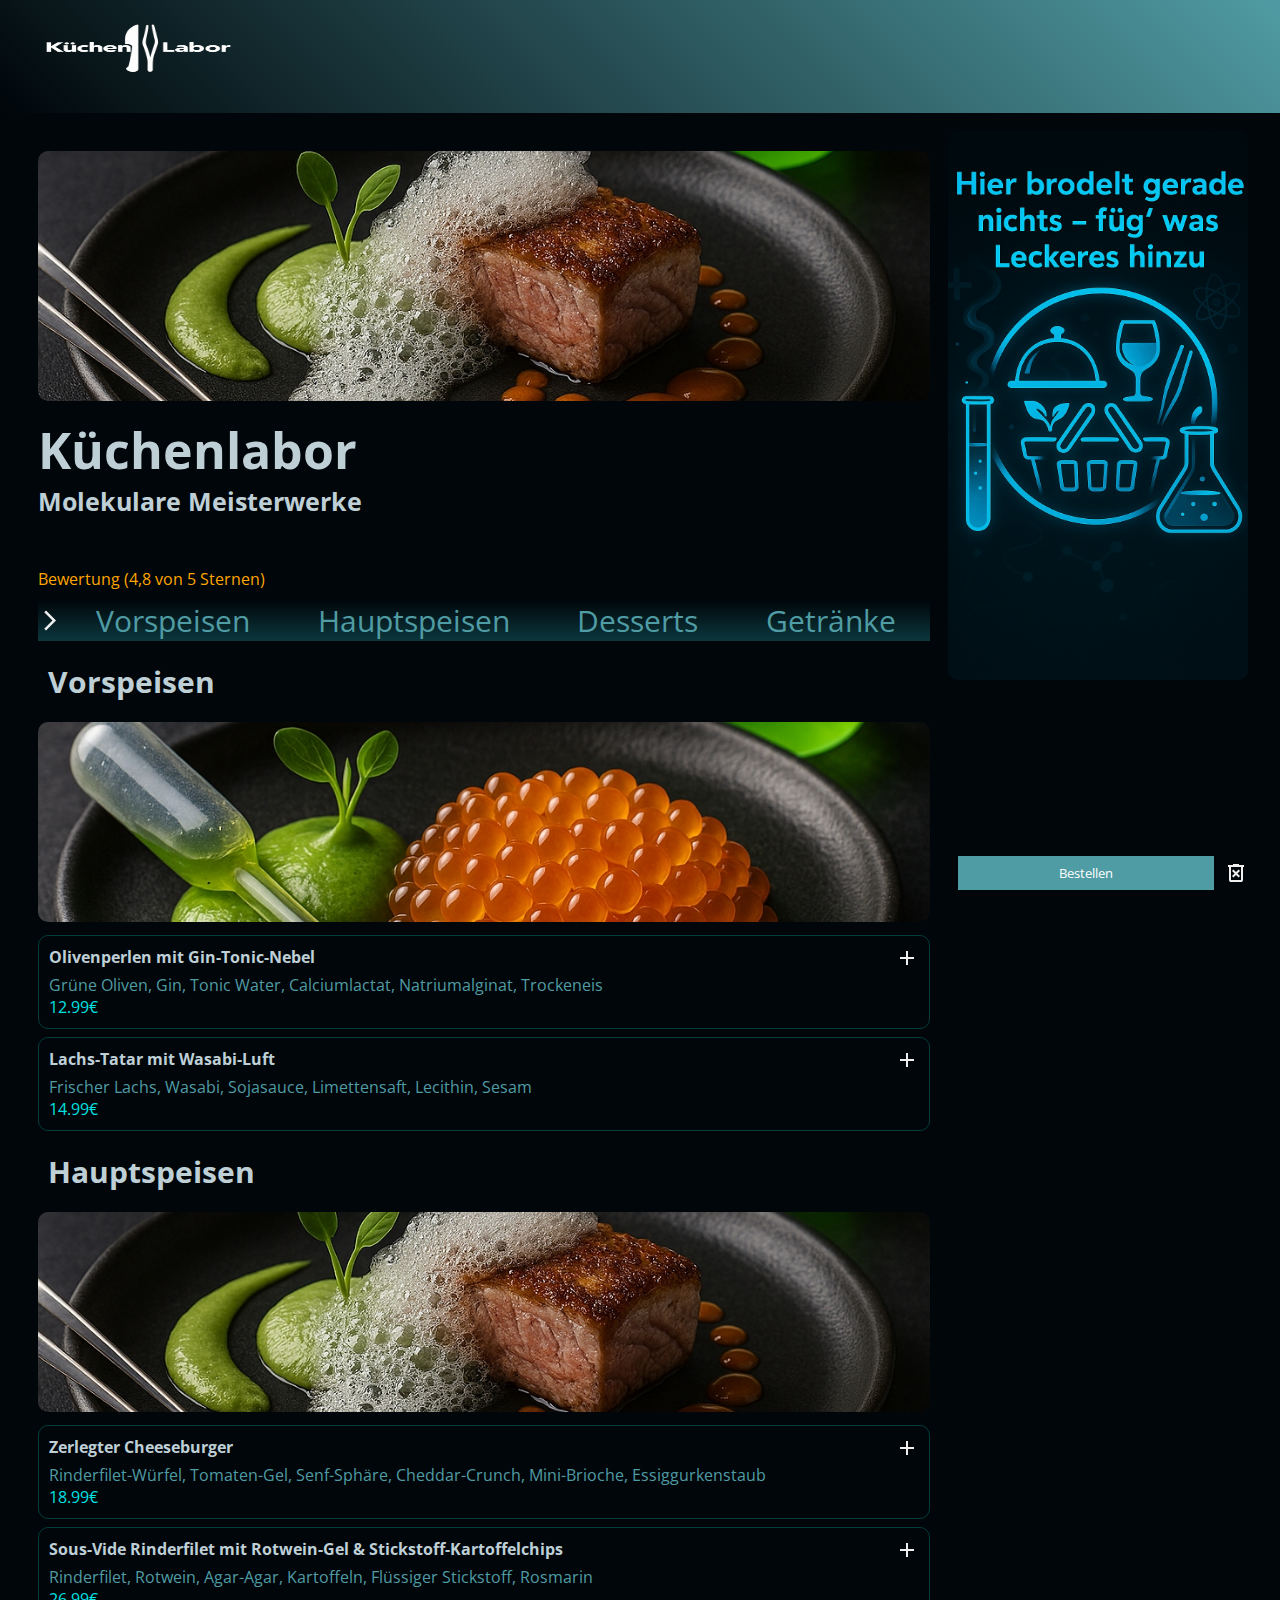
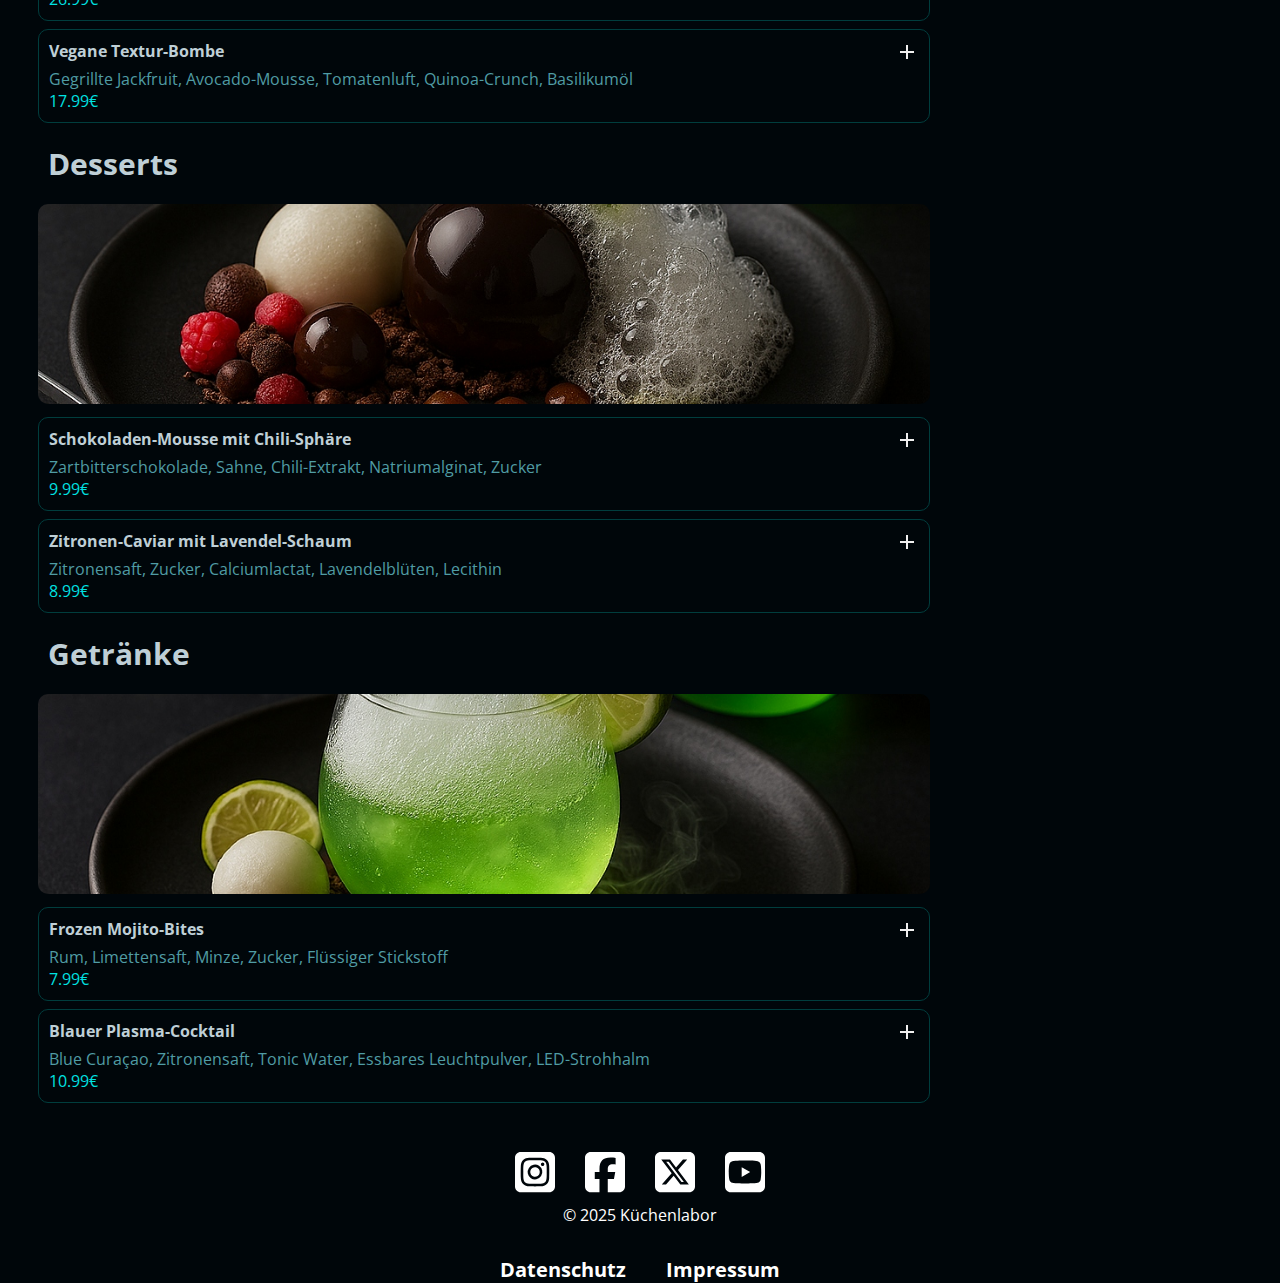
<file: index.html>
<!DOCTYPE html>
<html lang="de">

<head>
    <meta charset="UTF-8">
    <meta name="viewport" content="width=device-width, initial-scale=1.0">
    <title>Küchenlabor</title>
    <link rel="stylesheet" href="styles/standart.css">
    <link rel="stylesheet" href="styles/headlines.css">
    <link rel="stylesheet" href="styles/header.css">
    <link rel="stylesheet" href="styles/footer.css">
    <link rel="stylesheet" href="styles/content.css">
    <link rel="stylesheet" href="styles/buttons.css">
    <link rel="stylesheet" href="styles/basket.css">
    <link rel="shortcut icon" href="assets/icon/Favicon/Erstelle ein Favicon.png" type="image/x-icon">
</head>

<div class="wrapper">

    <body id="start" onload="init()">
        <dialog id="overlay" class="overlay">
            <header class="dialog_header">
                <h5></h5>
                <button class="close_btn" onclick="closeDialog()"><img src="./assets/icon/close_button.svg"
                        alt="close button"></button>
            </header>
            <section id="dialog_section">
            </section>
            <footer>
                <div class="delete_and_purchase">
                    <button onclick="clickToPurchase()">Bestellen</button>
                    <img class="delete_cart" onclick="deleteCart()" src="./assets/icon/delete.svg" alt="delete button">
                </div>
            </footer>
        </dialog>
            <dialog id="purchase_dialog" class="purchase_dialog">
                <p>Danke für deine Testbestellung</p>
                <button onclick="closePurchaseDialog()">Schließen</button>
            </dialog>
        <header class="main_header">
            <a class="header_a" href="#start"><img src="./assets/icon/Ändere das Logo_ Set.png" alt="Logo"></a>
        </header>
        <main>
            <div class="content_wrapper">
                <section class="main_content">
                    <img class="main_img" src="./assets/img/Hauptspeise.jpg" alt="Rinderfilet">
                    <h1>Küchenlabor </h1>
                    <h2>Molekulare Meisterwerke</h4>
                        <p class="rating">Bewertung (4,8 von 5 Sternen)</p>
                        <div>
                            <nav>
                                <img src="./assets/icon/Pfeil_Rechts.svg" alt="arrow right">
                                <div class="links">
                                    <a href="#starter">Vorspeisen</a>
                                    <a href="#main">Hauptspeisen</a>
                                    <a href="#dessert">Desserts</a>
                                    <a href="#drinks">Getränke</a>
                                </div>
                            </nav>
                        </div>
                        <h3 id="starter">Vorspeisen
                    </h2>
                    <img class="img_menu" src="./assets/img/Vorspeise.jpg" alt="starter">
                    <div id="menu_starter"></div>
                    <h3 id="main">Hauptspeisen</h2>
                        <img class="img_menu" src="./assets/img/Hauptspeise.jpg" alt="Main menu">
                        <div id="menu_main"></div>
                        <h3 id="dessert">Desserts</h2>
                            <img class="img_menu" src="./assets/img/Dessert.jpg" alt="Dessert">
                            <div id="menu_dessert"></div>
                            <h3 id="drinks">Getränke</h2>
                                <img class="img_menu" src="./assets/img/Getränk.jpg" alt="Drink">
                                <div id="menu_drinks"></div>
                </section>
                <section class="basket_wrapper">
                    <h5 id="cart_headline">Aromenspeicher</h3>
                        <div class="basket" id="basket">
                        </div>
                        <div id="basket_sum"></div>
                        <div class="delete_and_purchase">
                            <button onclick="clickToPurchase()">Bestellen</button>
                            <img class="delete_cart" onclick="deleteCart()" src="./assets/icon/delete.svg"
                                alt="delete button">
                        </div>
                </section>
            </div>
        </main>
        <div class="btn_responsiv">
            <button class="responsiv_btn" onclick="openDialog()">Aromenspeicher</button>
        </div>
        <footer>
            <div class="social-media-container">
                <a href="https://www.instagram.com/" target="_blank" aria-label="Instagram">
                    <img src="./assets/icon/instagram.svg" alt="Instagram logo" class="social-media" /></a>
                <a href="https://www.facebook.com/" target="_blank" aria-label="Facebook">
                    <img src="./assets/icon/facebook.svg" alt="Facebook logo" class="social-media" /></a>
                <a href="https://x.com/" target="_blank" aria-label="X (formerly Twitter)">
                    <img src="./assets/icon/x-twitter.svg" alt="X logo (formerly Twitter)" class="social-media" /></a>
                <a href="https://www.youtube.com/" target="_blank" aria-label="YouTube">
                    <img src="./assets/icon/youtube.svg" alt="YouTube logo" class="social-media" /></a>
            </div>
            <p class="my_footer">© 2025 Küchenlabor</p>
            <div class="legal-section">
                <a href="./datenschutz.html" class="data-privacy" target="_blank">Datenschutz</a>
                <a href="./impressum.html" class="imprint" target="_blank">Impressum</a>
            </div>
        </footer>
    </body>
</div>
<script src="scripts/menus.js"></script>
<script src="scripts/template.js"></script>
<script src="script.js"></script>

</html>
<dialog></dialog>
</file>
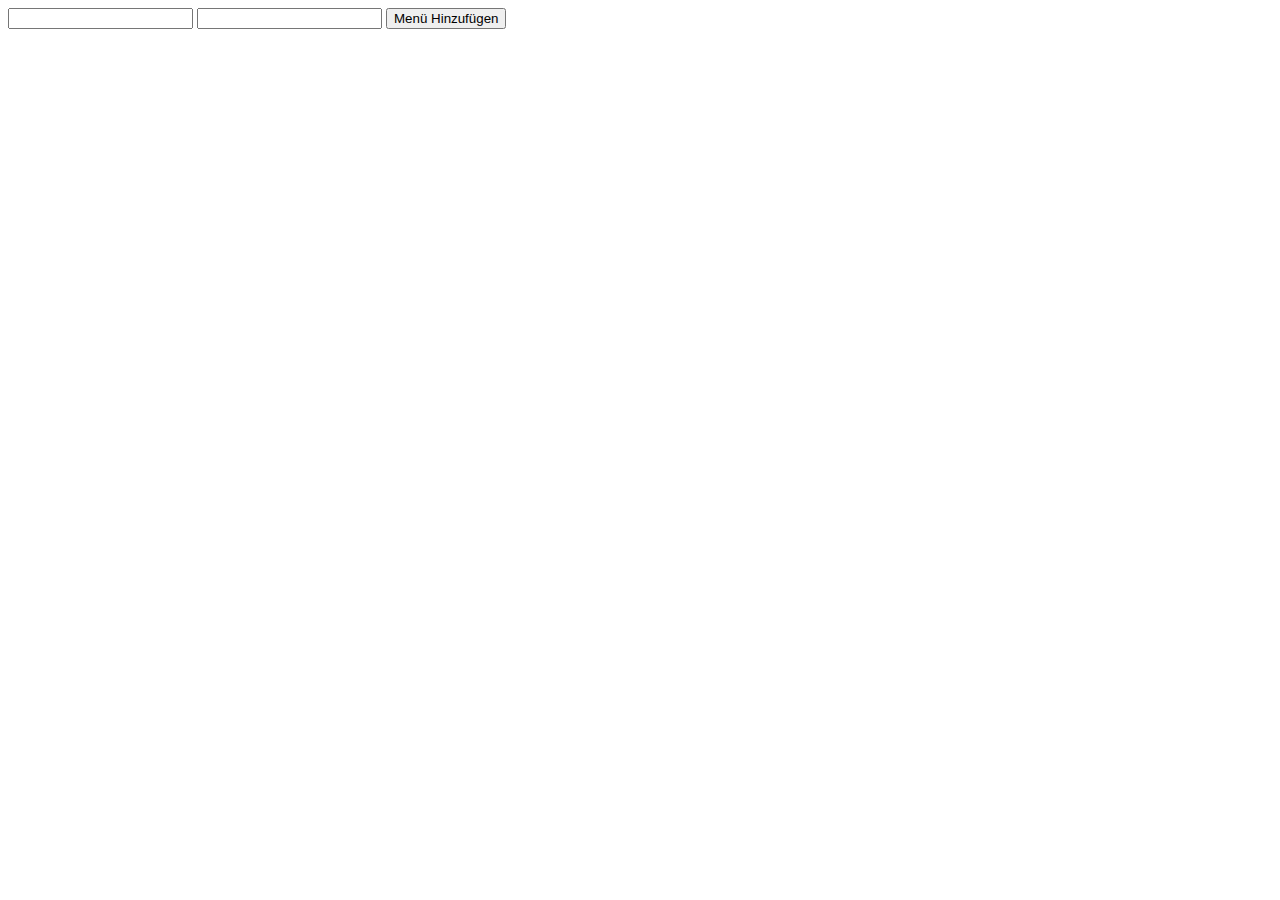
<file: warenkorb/warenkorb.html>
<!DOCTYPE html>
<html lang="en">
<head>
    <meta charset="UTF-8">
    <meta name="viewport" content="width=device-width, initial-scale=1.0">
    <title>Document</title>
</head>
<body>
    <div id="warenkorb"></div>
    <input type="text" id="menu">
    <input type="number" id="price">
    <button onclick="onAddMenu()">Menü Hinzufügen</button>
</body>
</html>
</file>
<file: styles/standart.css>
@font-face {
    font-family: 'Open Sans';
    src: url(../assets/Fonts/OpenSans-VariableFont_wdth\,wght.ttf);
}

* {
    box-sizing: border-box;
    margin: 0;
    padding: 0;
    scroll-behavior: smooth;
    font-family: 'Open Sans', sans-serif;
}

body {
    background-color: #00060a;
    color: white;
}

a {
    text-decoration: none;
}

.d_none {
    display: none;
}
</file>
<file: styles/headlines.css>
h1 {
    font-size: 50px;
    color: #bfcfd6;
    margin-top: 10px;
}

h3 {
    font-size: 30px;
    color: #bfcfd6;
    margin: 20px 10px;
}

h4 {
    display: flex;
    justify-content: space-between;
}

h5{
    font-size: 30px;
    color: #00f3fc;
    text-align: center;
    margin-bottom: 5px;
}

h2 {
    font-size: 25px;
    color: #bfcfd6;
    margin-bottom: 50px;
}

@media(max-width: 480px){
    h1{
        font-size: 32px;
    }
    h2{
        font-size: 16px;
    }
}
</file>
<file: styles/header.css>
header {
    padding: 2px 20px;
    background: linear-gradient(45deg, #00060a, #509ba3);
    position: sticky;
    top: 0;
    z-index: 1000;

}

header img {
    height: 100px;
    width: 200px;
    margin-left: 20px;
}

header img:hover {
    scale: 1.2;
}

.header_wrapper {
    position: relative;
    flex-grow: 1;
}

nav {
    display: flex;
    background: linear-gradient(180deg, #00060a, #0b373d);
}

.links {
    width: 100%;
    display: flex;
    justify-content: space-around;
}

@media (max-width: 1080px) {
    nav {
        display: none;
    }
}

@media(max-width: 480px) {

    header {
        display: flex;
        justify-content: center;
        align-items: center;
    }
    header img{
        margin-left: 0px;
    }
}
</file>
<file: styles/footer.css>
footer {
    margin-top: 20px;
}

.my_footer {
    display: flex;
    justify-content: center;
}

.social-media-container {
    display: flex;
    justify-content: center;
    gap: 30px;
}

.social-media {
    width: 40px;
    height: auto;
    filter: invert(100%) brightness(200%);
    transition: filter 125ms ease;
}

.social-media:hover,
.social-media:focus {
    filter: drop-shadow(0px 0px 5px #f7f5f3);
}

.legal-section {
    display: flex;
    justify-content: center;
    gap: 40px;
    padding-top: 30px;
    border-radius: 6px;
    transition: background-color 125ms ease, color 125ms ease-in-out;
}

.legal-section a {
    color: white;
    text-decoration: none;
    cursor: pointer;
    transition: color 125ms ease;
    font-weight: bold;
    font-size: 20px;
}

.legal-section a:hover,
.legal-section a:focus {
    color: black;
    filter: drop-shadow(0px 0px 5px #f7f5f3);
}
</file>
<file: styles/content.css>
.content_wrapper {
    display: flex;
    flex-direction: row;
    flex-grow: 1;
    gap: 2px;
    padding: 2px;
}

.main_content {
    width: calc(100% - 300px);
    padding: 16px;
}

main {
    margin: 0 20px;
}

.content {
    border: 1px solid rgb(0, 61, 61);
    border-radius: 10px;
    margin: 8px 0;
    padding: 10px;
    transition: background-color 0.4s ease;
}

.content:hover {
    background-color: #014e3b;
}

.menu_name {
    color: #bfcfd6;
}

.menu_ingredients {
    color: #509ca4;
}

.menu_price {
    color: #00e2e2;
}

.rating {
    color: orange;
    margin-bottom: 10px;
}

.img_menu {
    height: 200px;
    width: 100%;
    object-fit: cover;
    border-radius: 10px;
}

.main_img {
    height: 250px;
    width: 100%;
    object-fit: cover;
    border-radius: 10px;
    margin-top: 20px;
}

a {
    color: #509ca4;
    font-size: 30px;
    transition: color 0.4s ease;
}

a:hover {
    color: white;
}
</file>
<file: styles/buttons.css>
.btn {
    background-color: #45525a00;
    border: 0;
}

.btn:hover {
    border-radius: 5px;
    scale: 1.4;
    cursor: pointer;
}

.btn_amount {
    background-color: #45525a00;
    padding: 0px 8px;
}

.btn_amount:hover {
    scale: 1.2;
}

.btn_responsiv {
    display: flex;
    justify-content: center;
}

.responsiv_btn {
    width: 90%;
    height: 40px;
    position: fixed;
    bottom: 0;
    border-radius: 10px;
    background: linear-gradient(45deg, #00060a, #509ba3);
    border: 0;
    color: white;
    font-size: 20px;
}

.responsiv_btn:hover {
    scale: 1.2;
}
.close_btn{
    margin-top: 5px;
    margin-right: 5px;
    border: 0;
    background-color: #00060a;
    cursor: pointer;
}
.close_btn:hover{
    scale: 1.2;
}

@media(min-width: 727px) {
    .responsiv_btn {
        display: none;
    }
}
</file>
<file: styles/basket.css>
.basket_wrapper {
    display: flex;
    flex-direction: column;
    position: sticky;
    top: 130px;
    max-height: calc(100vh - 130px);
    background-color: #00060a;
}

.basket {
    flex: 1 1 auto;
    overflow-y: auto;
    padding-right: 5px;
    width: 310px;
}

.cart_img {
    width: 300px;
    height: 550px;
    object-fit: cover;
    border-radius: 10px;
}

.delete_and_purchase {
    flex-shrink: 0;
    display: flex;
    justify-content: space-between;
    align-items: center;
    gap: 10px;
    padding: 10px;
    background-color: #00060a;
}

.delete_and_purchase button {
    flex: 1;
    background-color: #509ca4;
    border: none;
    padding: 8px;
    color: white;
    cursor: pointer;
}

.delete_and_purchase button:hover {
    background-color: #00e2e2;
    color: black;
}

.delete_cart {
    cursor: pointer;
    width: 24px;
    height: 24px;
}

.delete_cart:hover {
    scale: 1.3;
}

.overlay {
    color: white;
    position: fixed;
    top: 20px;
    left: 20px;
    right: 0;
    bottom: 0;
    height: 100vh;
    width: 100%;
    background-color: #00060a;
    border-radius: 20px;
}

.purchase_dialog {
    text-align: center;
    padding: 20px;
    height: 200px;
    width: 400px;
    border: none;
    border-radius: 10px;
    background-color: #509ca4;
    color: white;
    font-size: 18px;
}
@media(min-width: 726) {
    .overlay{
        display: none;
    }
}

@media (max-width: 726px) {
    .basket_wrapper {
        display: none;
    }
} button
</file>
